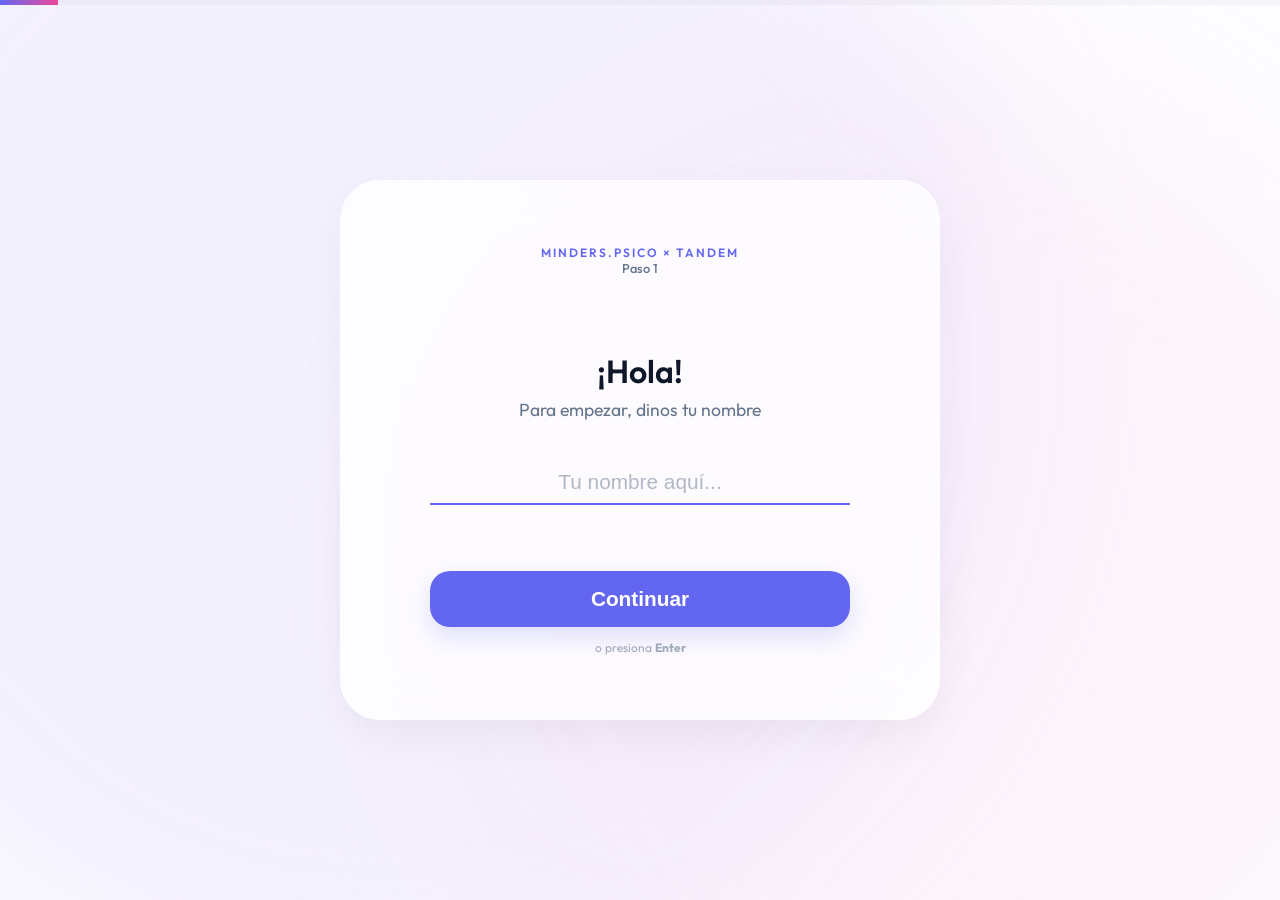
<file: index.html>
<!DOCTYPE html>
<html>

<head>
    <meta charset="UTF-8">
    <title>Minders Survey</title>
    <script>
        // Si el usuario entra al link base, lo mandamos al pre-test por defecto
        window.location.href = "/pre.html";
    </script>
</head>

<body>
    <p>Redireccionando...</p>
</body>

</html>
</file>
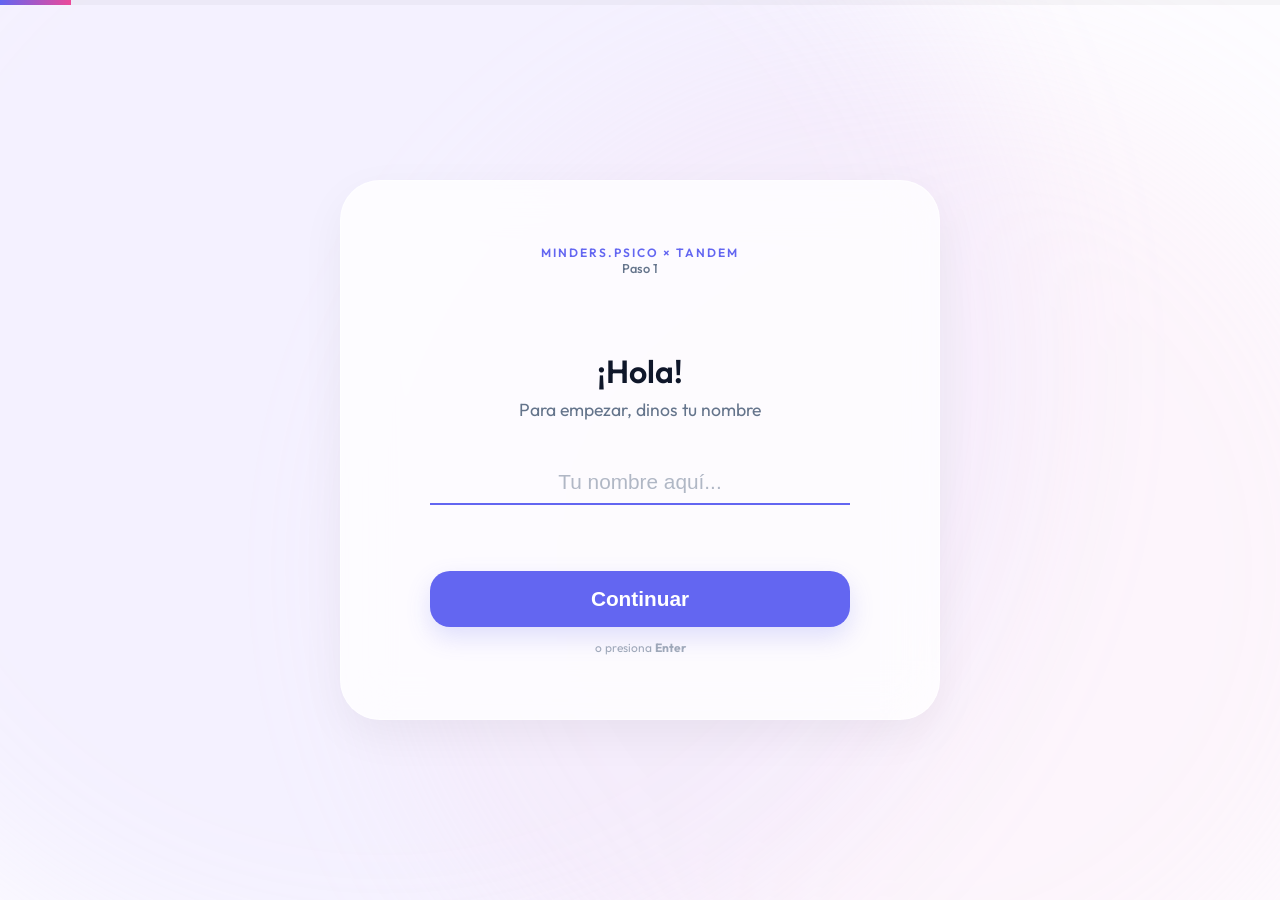
<file: post.html>
<!DOCTYPE html>
<html lang="es">

<head>
    <meta charset="UTF-8">
    <meta name="viewport" content="width=device-width, initial-scale=1.0">
    <title>Post-Encuesta de Bienestar | minders.psico</title>
    <link rel="preconnect" href="https://fonts.googleapis.com">
    <link rel="preconnect" href="https://fonts.gstatic.com" crossorigin>
    <link href="https://fonts.googleapis.com/css2?family=Outfit:wght@300;400;600&display=swap" rel="stylesheet">
    <link rel="stylesheet" href="css/style.css">
</head>

<body>
    <div class="bg-blobs">
        <div class="blob blob-1"></div>
        <div class="blob blob-2"></div>
    </div>

    <div id="app">
        <div class="progress-container">
            <div id="progress-bar" class="progress-bar"></div>
        </div>

        <main id="survey-container">
            <section id="question-screen" class="screen active">
                <div class="content">
                    <div class="branding">minders.psico × Tandem</div>
                    <div class="question-number">Paso <span id="current-number">1</span></div>

                    <h2 id="question-text">Iniciando...</h2>

                    <div id="input-container" class="input-container"></div>

                    <div id="controls" class="controls">
                        <div class="buttons-row">
                            <button id="prev-btn" class="btn-back" onclick="handlePrev()" style="display: none;">&larr;</button>
                            <button id="next-btn" class="btn-primary" onclick="handleNext()">Continuar</button>
                        </div>
                        <p class="press-enter">o presiona <strong>Enter</strong></p>
                    </div>
                </div>
            </section>

            <section id="final-screen" class="screen">
                <div class="content">
                    <div class="branding">minders.psico × Tandem</div>
                    <div class="question-number">Finalizado</div>

                    <div class="success-icon">✨</div>
                    <h2>¡Excelente trabajo!</h2>
                    <p>Has completado el proceso. Aplicar lo aprendido es el siguiente paso para un mejor ambiente
                        escolar.</p>
                </div>
            </section>
        </main>
    </div>

    <script>window.SURVEY_TYPE = 'post';</script>
    <script src="js/app.js"></script>
</body>

</html>
</file>
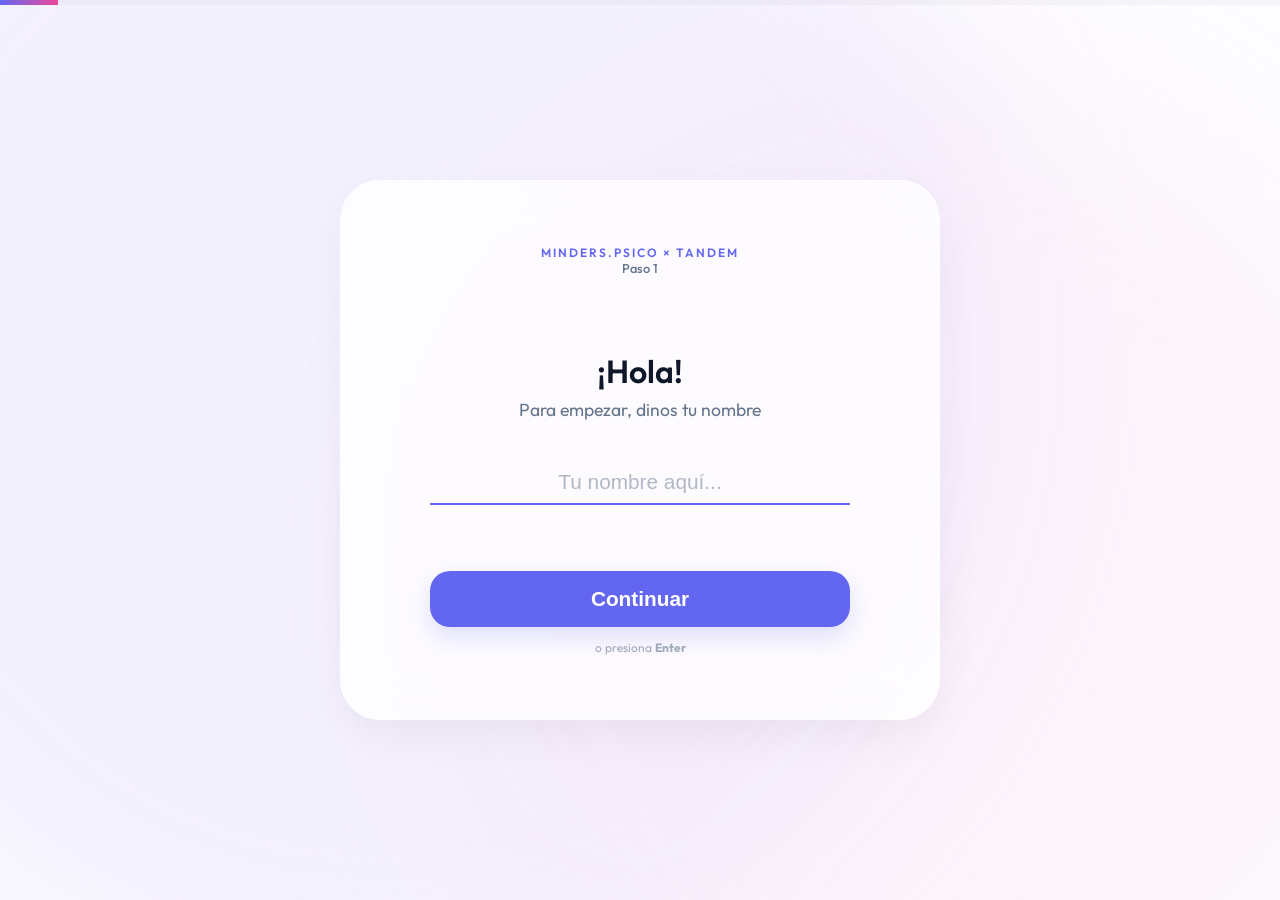
<file: pre.html>
<!DOCTYPE html>
<html lang="es">

<head>
    <meta charset="UTF-8">
    <meta name="viewport" content="width=device-width, initial-scale=1.0">
    <title>Pre-Encuesta de Bienestar | minders.psico</title>
    <link rel="preconnect" href="https://fonts.googleapis.com">
    <link rel="preconnect" href="https://fonts.gstatic.com" crossorigin>
    <link href="https://fonts.googleapis.com/css2?family=Outfit:wght@300;400;600&display=swap" rel="stylesheet">
    <link rel="stylesheet" href="css/style.css">
</head>

<body>
    <div class="bg-blobs">
        <div class="blob blob-1"></div>
        <div class="blob blob-2"></div>
    </div>

    <div id="app">
        <div class="progress-container">
            <div id="progress-bar" class="progress-bar"></div>
        </div>

        <main id="survey-container">
            <section id="question-screen" class="screen active">
                <div class="content">
                    <div class="branding">minders.psico × Tandem</div>
                    <div class="question-number">Paso <span id="current-number">1</span></div>

                    <h2 id="question-text">Iniciando...</h2>

                    <div id="input-container" class="input-container"></div>

                    <div id="controls" class="controls">
                        <div class="buttons-row">
                            <button id="prev-btn" class="btn-back" onclick="handlePrev()" style="display: none;">&larr;</button>
                            <button id="next-btn" class="btn-primary" onclick="handleNext()">Continuar</button>
                        </div>
                        <p class="press-enter">o presiona <strong>Enter</strong></p>
                    </div>
                </div>
            </section>

            <section id="final-screen" class="screen">
                <div class="content">
                    <div class="branding">minders.psico × Tandem</div>
                    <div class="question-number">Finalizado</div>

                    <div class="success-icon">✨</div>
                    <h2>¡Gracias por tu honestidad!</h2>
                    <p>Tus respuestas han sido recibidas. Estamos trabajando para que tu experiencia en el Colegio
                        Tandem sea la mejor.</p>
                </div>
            </section>
        </main>
    </div>

    <script>window.SURVEY_TYPE = 'pre';</script>
    <script src="js/app.js"></script>
</body>

</html>
</file>
<file: css/style.css>
:root {
    --primary-color: #6366f1;
    --primary-sh: rgba(99, 102, 241, 0.15);
    --accent-color: #ec4899;
    --text-main: #0f172a;
    --text-muted: #64748b;
    --glass-bg: rgba(255, 255, 255, 0.78);
    --glass-border: rgba(255, 255, 255, 0.5);
}

* {
    margin: 0;
    padding: 0;
    box-sizing: border-box;
    -webkit-tap-highlight-color: transparent;
}

html, body {
    overflow-x: hidden;
    width: 100%;
    margin: 0;
    padding: 0;
}

body {
    font-family: 'Outfit', sans-serif;
    background: #fdfcff;
    color: var(--text-main);
    min-height: 100vh;
    display: flex;
    justify-content: center;
    align-items: center;
    position: relative;
    padding: 1rem;
    box-sizing: border-box;
}

.bg-blobs {
    position: fixed;
    top: 0;
    left: 0;
    width: 100%;
    height: 100%;
    z-index: -1;
}

.blob {
    position: absolute;
    border-radius: 50%;
    filter: blur(80px);
    opacity: 0.15;
    animation: drift 20s infinite alternate ease-in-out;
}

.blob-1 {
    width: 100vw;
    height: 100vw;
    background: #c4b5fd;
    top: -30%;
    left: -20%;
}

.blob-2 {
    width: 80vw;
    height: 80vw;
    background: #fbcfe8;
    bottom: -20%;
    right: -10%;
    animation-delay: -5s;
}

@keyframes drift {
    from {
        transform: translate(0, 0) scale(1.1);
    }

    to {
        transform: translate(50px, 40px) scale(1);
    }
}

#app {
    width: 100%;
    max-width: 500px;
    z-index: 10;
    display: flex;
    justify-content: center;
}

#survey-container {
    width: 100%;
    display: flex;
    justify-content: center;
}

.progress-container {
    position: fixed;
    top: 0;
    left: 0;
    width: 100%;
    height: 5px;
    background: rgba(0, 0, 0, 0.03);
    z-index: 1000;
}

.progress-bar {
    height: 100%;
    width: 0%;
    background: linear-gradient(90deg, var(--primary-color), var(--accent-color));
    transition: width 0.4s cubic-bezier(0.165, 0.84, 0.44, 1);
}

.content {
    background: var(--glass-bg);
    backdrop-filter: blur(25px);
    -webkit-backdrop-filter: blur(25px);
    border: 1px solid var(--glass-border);
    border-radius: 40px;
    padding: 1.5rem 1.5rem;
    box-shadow: 0 15px 45px rgba(0, 0, 0, 0.05);
    text-align: center;
    min-height: 520px;
    /* Taller like Image Q */
    width: 100%;
    display: flex;
    flex-direction: column;
    justify-content: flex-start;
    align-items: center;
    transition: all 0.4s ease;
}

@keyframes shake-anim {
    0%, 100% { transform: translateX(0); }
    25% { transform: translateX(-5px); }
    50% { transform: translateX(5px); }
    75% { transform: translateX(-5px); }
}

.shake-anim {
    animation: shake-anim 0.4s ease-in-out;
}

.branding {
    font-size: 0.75rem;
    font-weight: 600;
    letter-spacing: 2px;
    color: var(--primary-color);
    text-transform: uppercase;
    margin-bottom: 0;
}

.question-number {
    font-size: 0.8rem;
    font-weight: 500;
    color: var(--text-muted);
    margin-bottom: 1.5rem;
}

h2 {
    font-size: 1.25rem;
    font-weight: 600;
    margin-top: auto;
    /* Push center group from top */
    margin-bottom: 0.4rem;
    line-height: 1.25;
    width: 100%;
    max-width: 450px;
    text-align: center;
    color: var(--text-main);
}

.sub-text {
    display: block;
    font-size: 1.1rem;
    font-weight: 400;
    color: var(--text-muted);
    margin-top: 0.5rem;
}

/* Question Centering */
.input-container {
    width: 100%;
    margin-bottom: auto;
    /* Pushes button to bottom */
    display: flex;
    flex-direction: column;
    align-items: center;
    justify-content: center;
}

.type-text-input {
    width: 100%;
    max-width: 420px;
    background: transparent;
    border: none;
    border-bottom: 2px solid var(--primary-color);
    font-size: 1.35rem;
    padding: 0.5rem 0;
    color: var(--text-main);
    outline: none;
    text-align: center;
    transition: 0.3s;
}

.type-text-input::placeholder {
    font-size: 1.3rem;
    color: var(--text-muted);
    opacity: 0.5;
}

/* Custom Select Style */
.custom-select {
    position: relative;
    width: 100%;
    max-width: 420px;
    z-index: 100;
}

.custom-select-trigger {
    width: 100%;
    padding: 0.5rem 0;
    border: none;
    border-bottom: 2px solid var(--primary-color);
    background: transparent;
    font-size: 1.35rem;
    font-weight: 500;
    cursor: pointer;
    display: flex;
    align-items: center;
    justify-content: center;
    position: relative;
    transition: 0.3s;
}

.custom-select-trigger:hover {
    border-color: var(--primary-color);
    box-shadow: 0 4px 15px var(--primary-sh);
}

.custom-select-trigger span {
    color: var(--text-main);
    opacity: 0.5;
}

.custom-select.has-value .custom-select-trigger span {
    opacity: 1;
}

.custom-select-trigger::after {
    content: '';
    width: 10px;
    height: 10px;
    border-right: 2px solid var(--primary-color);
    border-bottom: 2px solid var(--primary-color);
    transform: translateY(-70%) rotate(45deg);
    position: absolute;
    right: 0.5rem;
    top: 50%;
    transition: all 0.3s ease;
    opacity: 0.6;
}

.custom-select.open .custom-select-trigger::after {
    transform: translateY(-30%) rotate(-135deg);
}

.custom-select-options {
    position: absolute;
    top: calc(100% + 8px);
    left: 0;
    right: 0;
    background: rgba(255, 255, 255, 0.95);
    backdrop-filter: blur(15px);
    -webkit-backdrop-filter: blur(15px);
    border: 1px solid var(--glass-border);
    border-radius: 20px;
    box-shadow: 0 10px 40px rgba(0, 0, 0, 0.1);
    opacity: 0;
    visibility: hidden;
    transform: translateY(-10px);
    transition: all 0.3s cubic-bezier(0.4, 0, 0.2, 1);
    overflow: hidden;
    z-index: 110;
    max-height: 280px;
    overflow-y: auto;
}

.custom-select.open .custom-select-options {
    opacity: 1;
    visibility: visible;
    transform: translateY(0);
}

.custom-select-option {
    padding: 1.1rem;
    cursor: pointer;
    text-align: center;
    font-weight: 500;
    font-size: 1.05rem;
    color: var(--text-main);
    transition: all 0.2s;
    border-bottom: 1px solid rgba(0, 0, 0, 0.03);
}

.custom-select-option:last-child {
    border-bottom: none;
}

.custom-select-option:hover {
    background: var(--primary-sh);
    color: var(--primary-color);
}

/* Ocultar selects nativos */
.type-select {
    display: none;
}

/* Mood Grid - Centrado Simétrico */
.mood-grid {
    display: flex;
    flex-wrap: wrap;
    justify-content: center;
    gap: 0.5rem;
    width: 100%;
}

.mood-option {
    flex: 0 1 calc(50% - 0.5rem);
    min-width: 110px;
    background: white;
    border: 1px solid rgba(0, 0, 0, 0.05);
    border-radius: 20px;
    padding: 0.75rem 0.4rem;
    cursor: pointer;
    transition: all 0.2s;
    display: flex;
    flex-direction: column;
    align-items: center;
}

.mood-option .emoji {
    font-size: 1.8rem;
    margin-bottom: 0.3rem;
}

.mood-option .label {
    font-size: 0.75rem;
    font-weight: 600;
    color: var(--text-muted);
}

.mood-option:hover {
    transform: translateY(-3px);
    border-color: var(--primary-color);
}

/* Likert Scale - Centrada */
.likert-wrapper {
    width: 100%;
    max-width: 360px;
    display: flex;
    flex-direction: column;
    gap: 1rem;
}

.likert-scale {
    display: flex;
    justify-content: center;
    gap: 0.5rem;
}

.likert-num-btn {
    width: 50px;
    height: 50px;
    border-radius: 16px;
    border: 1px solid rgba(0, 0, 0, 0.05);
    background: white;
    font-size: 1.1rem;
    font-weight: 600;
    cursor: pointer;
    transition: 0.2s;
}

.likert-num-btn:hover {
    background: var(--primary-sh);
    border-color: var(--primary-color);
    color: var(--primary-color);
}

.likert-labels {
    display: flex;
    justify-content: space-between;
    width: 100%;
    max-width: 282px;
    /* 5 buttons of 50px + 4 gaps of 8px */
    margin: 0.5rem auto 0;
}

.likert-labels span {
    font-size: 0.75rem;
    color: var(--text-muted);
    font-weight: 500;
    flex: 1;
    line-height: 1.2;
}

.likert-labels span:first-child {
    text-align: left;
}

.likert-labels span:last-child {
    text-align: right;
}

/* Options List */
.options-list {
    width: 100%;
    max-width: 420px;
    display: flex;
    flex-direction: column;
    gap: 0.4rem;
}

.option-btn {
    width: 100%;
    padding: 0.6rem 0.8rem;
    text-align: left;
    background: white;
    border: 1px solid rgba(0, 0, 0, 0.05);
    border-radius: 16px;
    font-size: 0.9rem;
    font-weight: 500;
    cursor: pointer;
    transition: 0.2s;
    display: flex;
    align-items: center;
}

.option-btn:hover {
    background: #f8faff;
    transform: translateX(5px);
    border-color: var(--primary-color);
}

.option-key {
    background: var(--primary-sh);
    color: var(--primary-color);
    padding: 0.15rem 0.4rem;
    border-radius: 6px;
    font-size: 0.7rem;
    margin-right: 0.75rem;
}

/* Controls - Vertical Hierarchy */
.controls {
    display: flex;
    flex-direction: column;
    align-items: center;
    gap: 0.8rem;
    width: 100%;
    padding-top: 1rem;
}

.buttons-row {
    display: flex;
    gap: 0.8rem;
    width: 100%;
    max-width: 420px;
    align-items: stretch;
}

.btn-back {
    background: transparent;
    color: var(--primary-color);
    padding: 1rem;
    border-radius: 20px;
    border: 2px solid var(--primary-color);
    font-size: 1.3rem;
    font-weight: 600;
    cursor: pointer;
    transition: 0.2s;
    display: flex;
    align-items: center;
    justify-content: center;
}

.btn-back:hover {
    background: var(--primary-sh);
}

.btn-primary {
    background: var(--primary-color);
    color: white;
    padding: 1rem 2.5rem;
    border-radius: 20px;
    border: none;
    font-size: 1.3rem;
    font-weight: 600;
    cursor: pointer;
    box-shadow: 0 10px 25px rgba(99, 102, 241, 0.2);
    width: 100%;
    max-width: 420px;
    /* Matches wider inputs */
    transition: 0.2s;
    margin-top: auto;
    /* Push to bottom of card */
}

.btn-primary:active {
    transform: scale(0.96);
}

.press-enter {
    font-size: 0.75rem;
    color: var(--text-muted);
    opacity: 0.6;
    display: none;
    /* Hidden on mobile */
}

/* Screens */
.screen {
    display: none;
    opacity: 0;
    width: 100%;
}

.screen.active {
    display: flex;
    opacity: 1;
}

.success-icon {
    font-size: 5rem;
    margin-top: auto;
    /* Pushes icon to center */
    margin-bottom: 0.5rem;
    filter: drop-shadow(0 10px 15px rgba(0, 0, 0, 0.05));
    transition: transform 0.6s cubic-bezier(0.175, 0.885, 0.32, 1.275);
}

.screen.active .success-icon {
    transform: scale(1.1);
}

#final-screen .content {
    gap: 1.2rem;
}

#final-screen .content h2 {
    margin-bottom: 0.5rem;
}

#final-screen .content p {
    font-size: 1.1rem;
    line-height: 1.5;
    color: var(--text-muted);
    max-width: 340px;
    margin-bottom: auto;
    /* Pushes content to center */
}

/* Desktop Symmetry Centering */
@media (min-width: 768px) {
    #app {
        max-width: 600px;
    }

    .content {
        padding: 4rem 3.5rem;
        min-height: 540px;
    }

    .mood-option {
        flex: 0 1 calc(33.33% - 1rem);
    }

    h2 {
        font-size: 2rem;
        margin-bottom: 2.5rem;
    }

    .press-enter {
        display: block;
        /* Show on desktop */
    }
}
</file>
